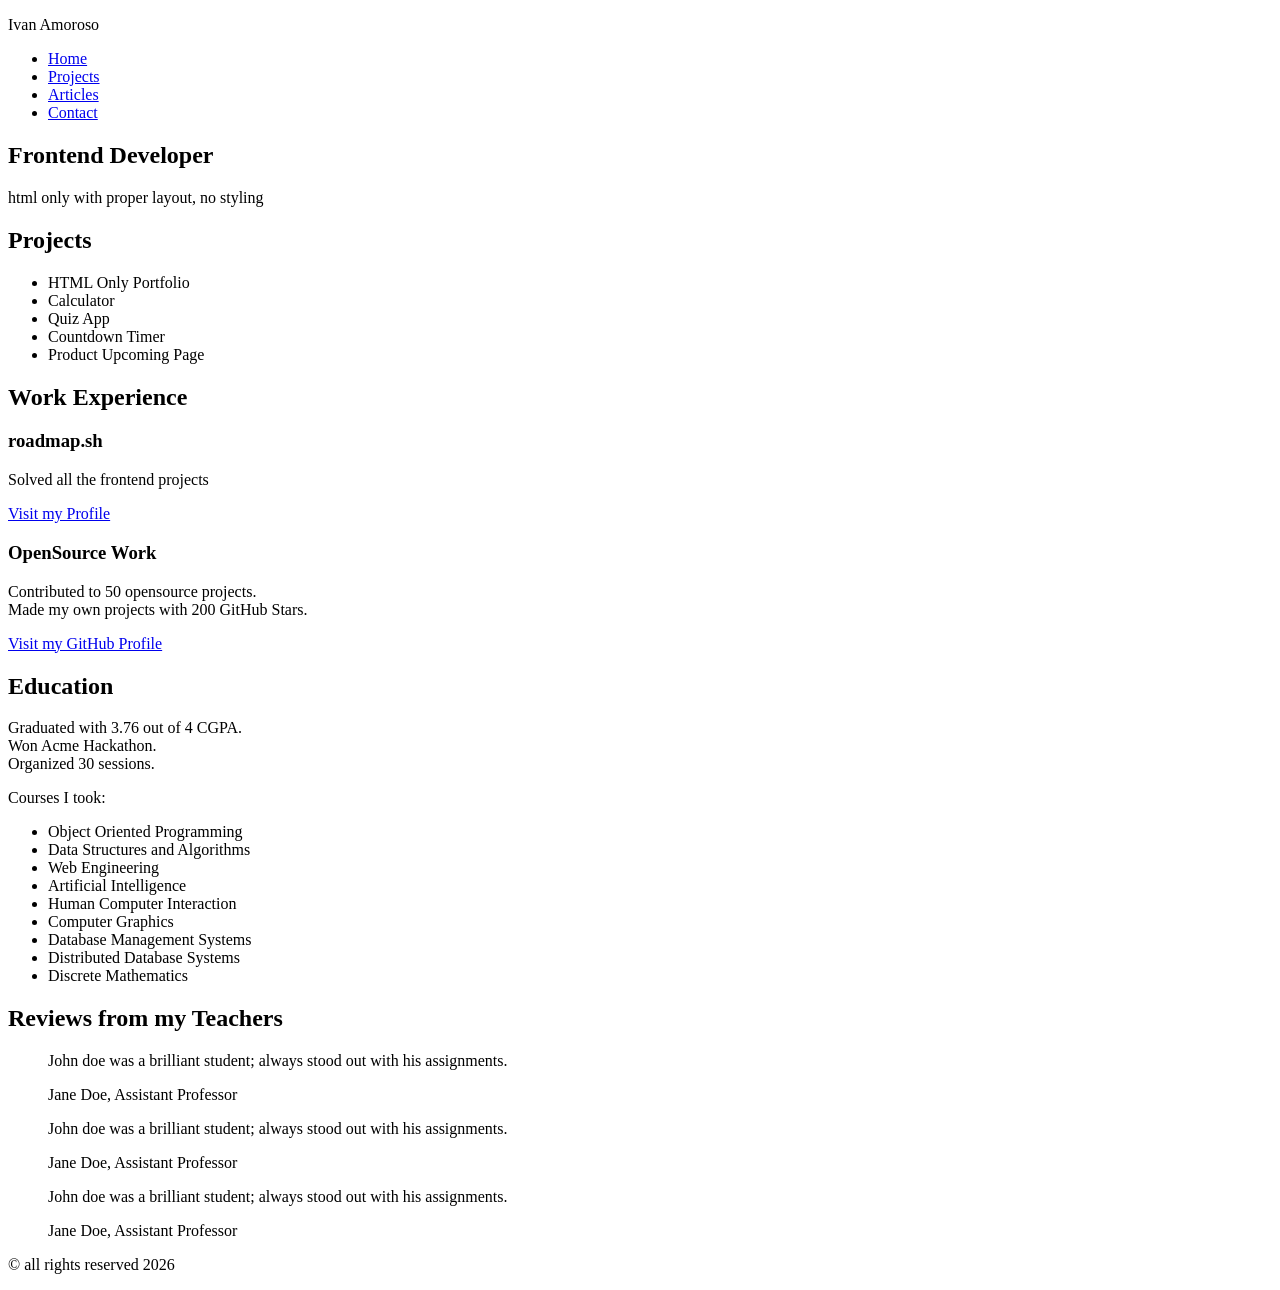
<file: frontend/basic-html-website/index.html>
<!DOCTYPE html>
<html lang="en">
<head>
  <meta charset="UTF-8">
  <meta name="viewport" content="width=device-width, initial-scale=1.0">
  <!-- SEO Meta Tags -->
  <meta name="author" content="Ivan Amoroso">
  <meta name="description" content="A basic HTML website template for beginners.">
  <meta name="keywords" content="HTML, website, template, beginners">
  <title>Basic HTML Website</title>
</head>
<body>
  <!-- Navigation -->
  <header>
    <p>Ivan Amoroso</p>
    <nav>
      <ul>
        <li><a href="#home-section">Home</a></li>
        <li><a href="./projects.html">Projects</a></li>
        <li><a href="./articles.html">Articles</a></li>
        <li><a href="./contact.html">Contact</a></li>
      </ul>
  </nav>
  </header>
  
  <main>
    <section id="home-section">
      <h1>Frontend Developer</h1>
      <p>html only with proper layout, no styling</p>
    </section>

    <section id="projects-section">
      <h2>Projects</h2>
      <ul>
        <li>HTML Only Portfolio</li>
        <li>Calculator</li>
        <li>Quiz App</li>
        <li>Countdown Timer</li>
        <li>Product Upcoming Page</li>
      </ul>
    </section>

    <Section id="work-experience-section">
      <h2>Work Experience</h2>
      <article>
        <h3>roadmap.sh</h3>
        <p>Solved all the frontend projects</p>
        <p><a href="./projects.html">Visit my Profile</a></p>
      </article>
      <article>
        <h3>OpenSource Work</h3>
        <p>Contributed to 50 opensource projects. <br>
        Made my own projects with 200 GitHub Stars.</p>
        <p><a href="https://github.com/ivxnkxrl" target="_blank">Visit my GitHub Profile</a></p>
      </article>
    </Section>

    <section id="education-section">
      <h2>Education</h2>
      <article>
        <p>Graduated with 3.76 out of 4 CGPA. <br>
          Won Acme Hackathon. <br>
          Organized 30 sessions.
        </p>
        <p>Courses I took:</p>
        <ul>
          <li>Object Oriented Programming</li>
          <li>Data Structures and Algorithms</li>
          <li>Web Engineering</li>
          <li>Artificial Intelligence</li>
          <li>Human Computer Interaction</li>
          <li>Computer Graphics</li>
          <li>Database Management Systems</li>
          <li>Distributed Database Systems</li>
          <li>Discrete Mathematics</li>
        </ul>
      </article>
    </section>

    <section id="reviews-section">
      <h2>Reviews from my Teachers</h2>
      <blockquote>
        <p>John doe was a brilliant student; always stood out with his assignments.</p>
        <footer>Jane Doe, Assistant Professor</footer>
      </blockquote>
      <blockquote>
        <p>John doe was a brilliant student; always stood out with his assignments.</p>
        <footer>Jane Doe, Assistant Professor</footer>
      </blockquote>
      <blockquote>
        <p>John doe was a brilliant student; always stood out with his assignments.</p>
        <footer>Jane Doe, Assistant Professor</footer>
      </blockquote>
    </section>
  </main>

  <footer>
    <p>&copy; all rights reserved 2026</p>
  </footer>
</body>
</html>
</file>
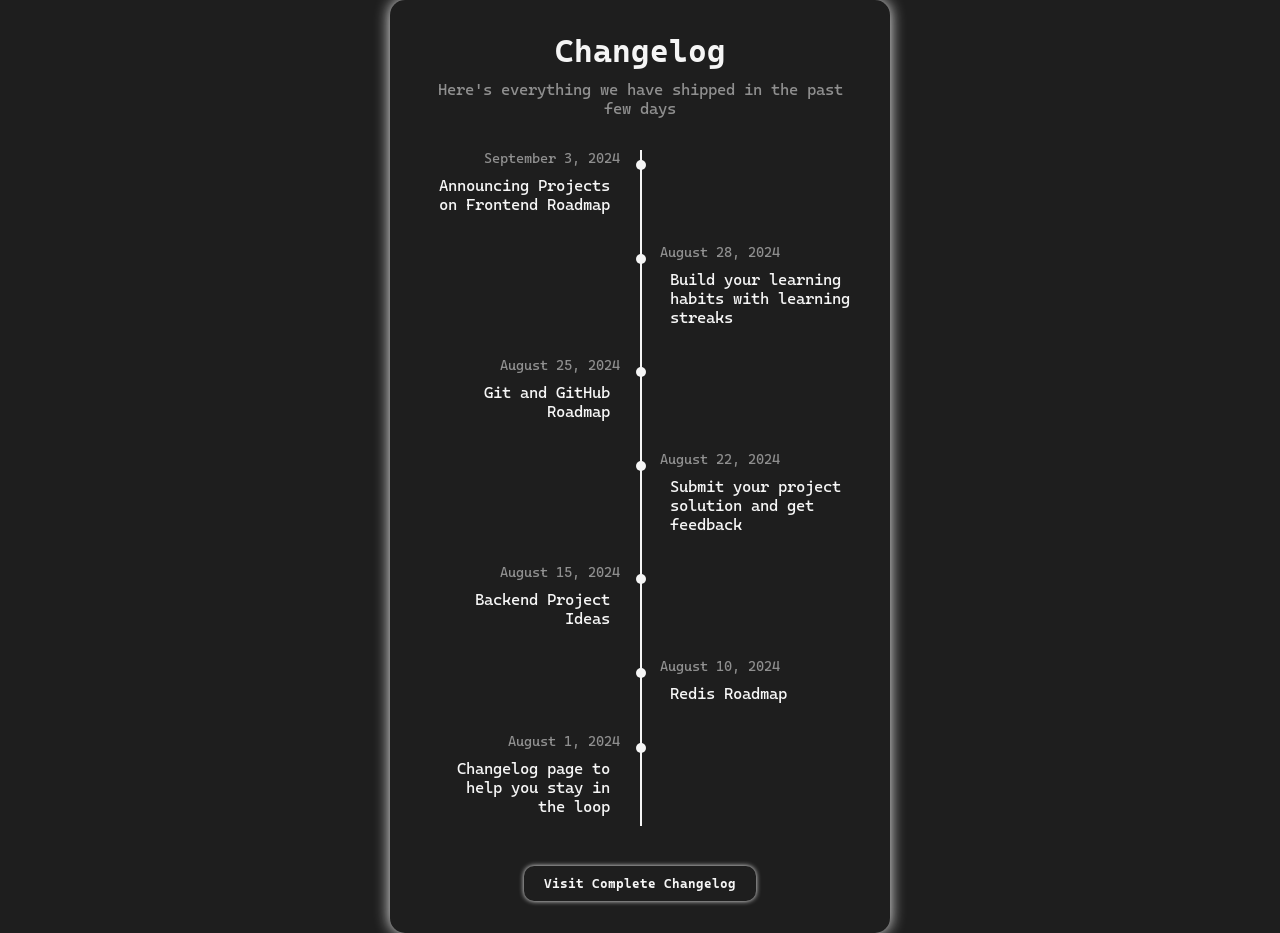
<file: frontend/changelog-component/index.html>
<!DOCTYPE html>
<html lang="en">
<head>
  <meta charset="UTF-8">
  <meta name="viewport" content="width=device-width, initial-scale=1.0">
  <meta name="author" content="Ivan Amoroso">
  <meta name="description" content="A basic Changelog website made by HTML and CSS">
  <meta name="keywords" content="HTML, CSS, website, beginners">
  <link rel="preconnect" href="https://fonts.googleapis.com">
  <link rel="preconnect" href="https://fonts.gstatic.com" crossorigin>
  <link href="https://fonts.googleapis.com/css2?family=Cascadia+Code:ital,wght@0,200..700;1,200..700&display=swap" rel="stylesheet">
  <link rel="stylesheet" href="./styles.css">
  <title>Changelog Component</title>
</head>
<body>
  <div class="changelog-wrapper">
    <h1 class="main-header">Changelog</h1>
    <p class="sub-header">Here's everything we have shipped in the past few days</p>

    <div class="timeline-wrapper">
      <div class="timeline-item">
        <p class="timeline-date">September 3, 2024</p>
        <p class="timeline-content">Announcing Projects on Frontend Roadmap</p>
      </div>
      <div class="timeline-item">
        <p class="timeline-date">August 28, 2024</p>
        <p class="timeline-content">Build your learning habits with learning streaks</p>
      </div>
      <div class="timeline-item">
        <p class="timeline-date">August 25, 2024</p>
        <p class="timeline-content">Git and GitHub Roadmap</p>
      </div>
      <div class="timeline-item">
        <p class="timeline-date">August 22, 2024</p>
        <p class="timeline-content">Submit your project solution and get feedback</p>
      </div>
      <div class="timeline-item">
        <p class="timeline-date">August 15, 2024</p>
        <p class="timeline-content">Backend Project Ideas</p>
      </div>
      <div class="timeline-item">
        <p class="timeline-date">August 10, 2024</p>
        <p class="timeline-content">Redis Roadmap</p>
      </div>
      <div class="timeline-item">
        <p class="timeline-date">August 1, 2024</p>
        <p class="timeline-content">Changelog page to help you stay in the loop</p>
      </div>
    </div>

    <button class="view-btn">Visit Complete Changelog</button>
  </div>
</body>
</html>
</file>
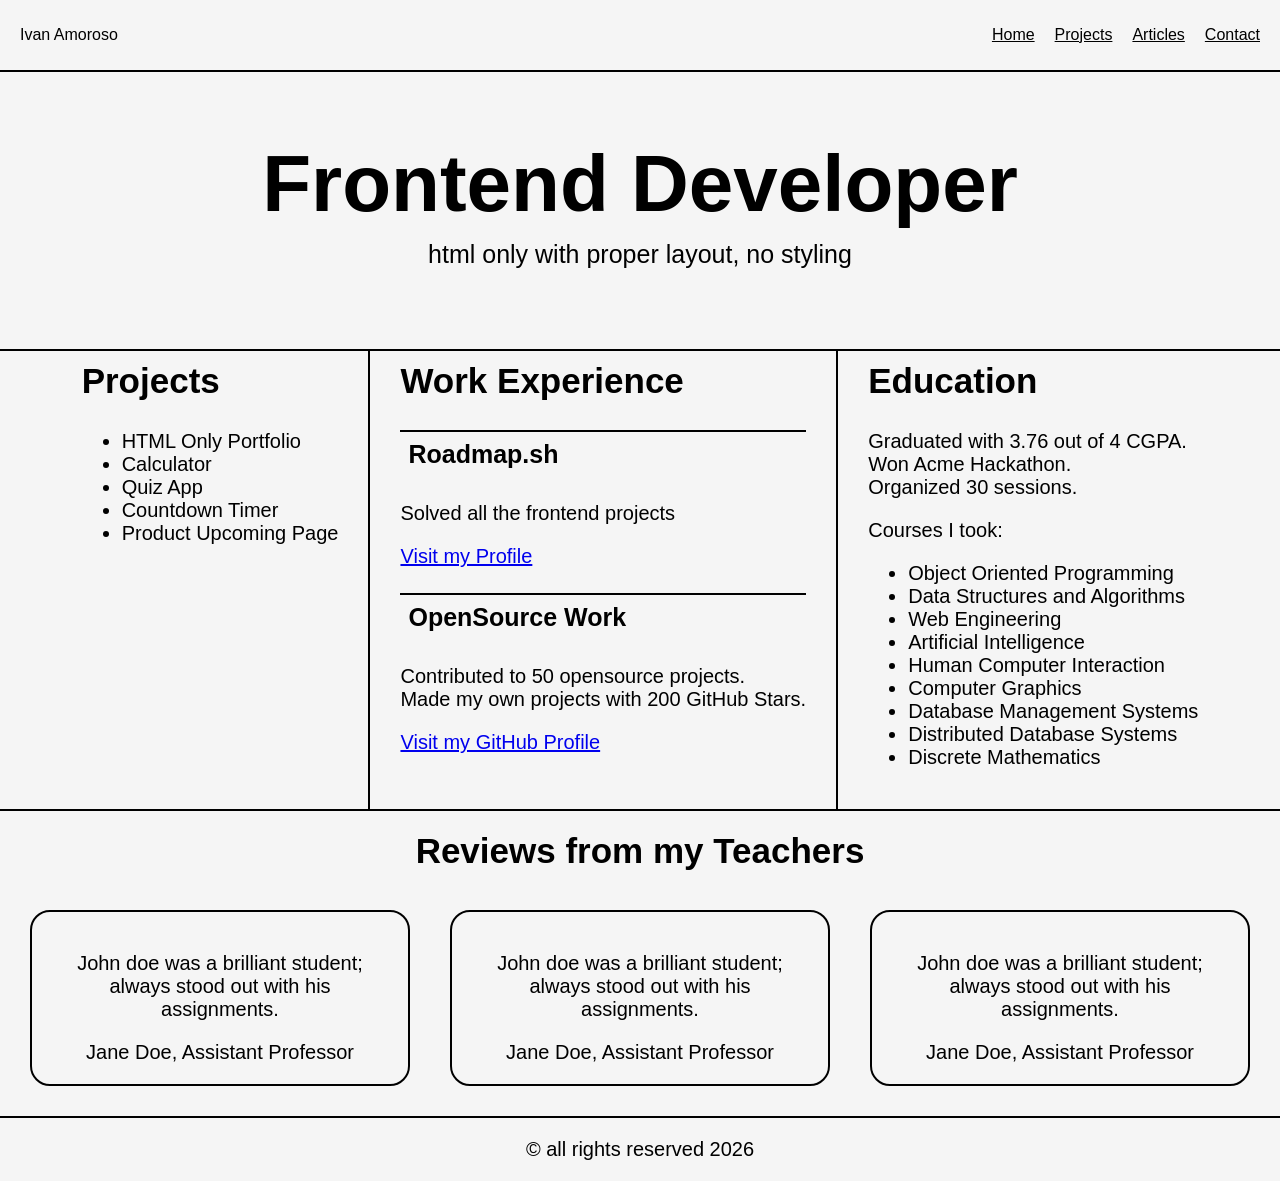
<file: frontend/personal-portfolio/index.html>
<!DOCTYPE html>
<html lang="en">
<head>
  <meta charset="UTF-8">
  <meta name="viewport" content="width=device-width, initial-scale=1.0">
  <!-- SEO Meta Tags -->
  <meta name="author" content="Ivan Amoroso">
  <meta name="description" content="A basic HTML website template for beginners.">
  <meta name="keywords" content="HTML, website, template, beginners">
  <link rel="stylesheet" href="./css/styles.css">
  <title>Basic HTML Website</title>
</head>
<body>
  <!-- Navigation -->
  <header class="site-header">
    <p>Ivan Amoroso</p>
    <nav aria-label="Main Navigation">
      <a class="nav-link" href="#home-section">Home</a>
      <a class="nav-link" href="./projects.html">Projects</a>
      <a class="nav-link" href="./articles.html">Articles</a>
      <a class="nav-link" href="./contact.html">Contact</a>
    </nav>
  </header>
  
  <main>
    <section id="home-section">
      <h1 id="main-header">Frontend Developer</h1>
      <p id="header-description">html only with proper layout, no styling</p>
    </section>

    <div class="section-wrapper">
      <section id="projects-section">
        <h2 class="section-header">Projects</h2>
        <ul class="project-list">
          <li>HTML Only Portfolio</li>
          <li>Calculator</li>
          <li>Quiz App</li>
          <li>Countdown Timer</li>
          <li>Product Upcoming Page</li>
        </ul>
      </section>

      <div>
        <Section id="work-experience-section">
          <h2 class="section-header">Work Experience</h2>
          <article>
            <h3 class="section-subheader">Roadmap.sh</h3>
            <p>Solved all the frontend projects</p>
            <p><a href="./projects.html">Visit my Profile</a></p>
          </article>

          <article>
            <h3 class="section-subheader">OpenSource Work</h3>
            <p>Contributed to 50 opensource projects. <br>
            Made my own projects with 200 GitHub Stars.</p>
            <p><a href="https://github.com/ivxnkxrl" target="_blank">Visit my GitHub Profile</a></p>
          </article>
        </Section>
      </div>

      <section id="education-section">
        <h2 class="section-header">Education</h2>
        <article>
          <p>Graduated with 3.76 out of 4 CGPA. <br>
            Won Acme Hackathon. <br>
            Organized 30 sessions.
          </p>
          <p>Courses I took:</p>
          <ul>
            <li>Object Oriented Programming</li>
            <li>Data Structures and Algorithms</li>
            <li>Web Engineering</li>
            <li>Artificial Intelligence</li>
            <li>Human Computer Interaction</li>
            <li>Computer Graphics</li>
            <li>Database Management Systems</li>
            <li>Distributed Database Systems</li>
            <li>Discrete Mathematics</li>
          </ul>
        </article>
      </section>
    </div>

    <section id="reviews-section">
      <h2 class="section-header">Reviews from my Teachers</h2>
      <div class="review-wrapper">
        <blockquote>
          <p>John doe was a brilliant student; <br> always stood out with his assignments.</p>
          <footer>Jane Doe, Assistant Professor</footer>
        </blockquote>
        <blockquote>
          <p>John doe was a brilliant student; <br> always stood out with his assignments.</p>
          <footer>Jane Doe, Assistant Professor</footer>
        </blockquote>
        <blockquote>
          <p>John doe was a brilliant student; <br> always stood out with his assignments.</p>
          <footer>Jane Doe, Assistant Professor</footer>
        </blockquote>
      </div>
      
    </section>
  </main>

  <footer id="footer-section">
    <p>&copy; all rights reserved 2026</p>
  </footer>
</body>
</html>
</file>
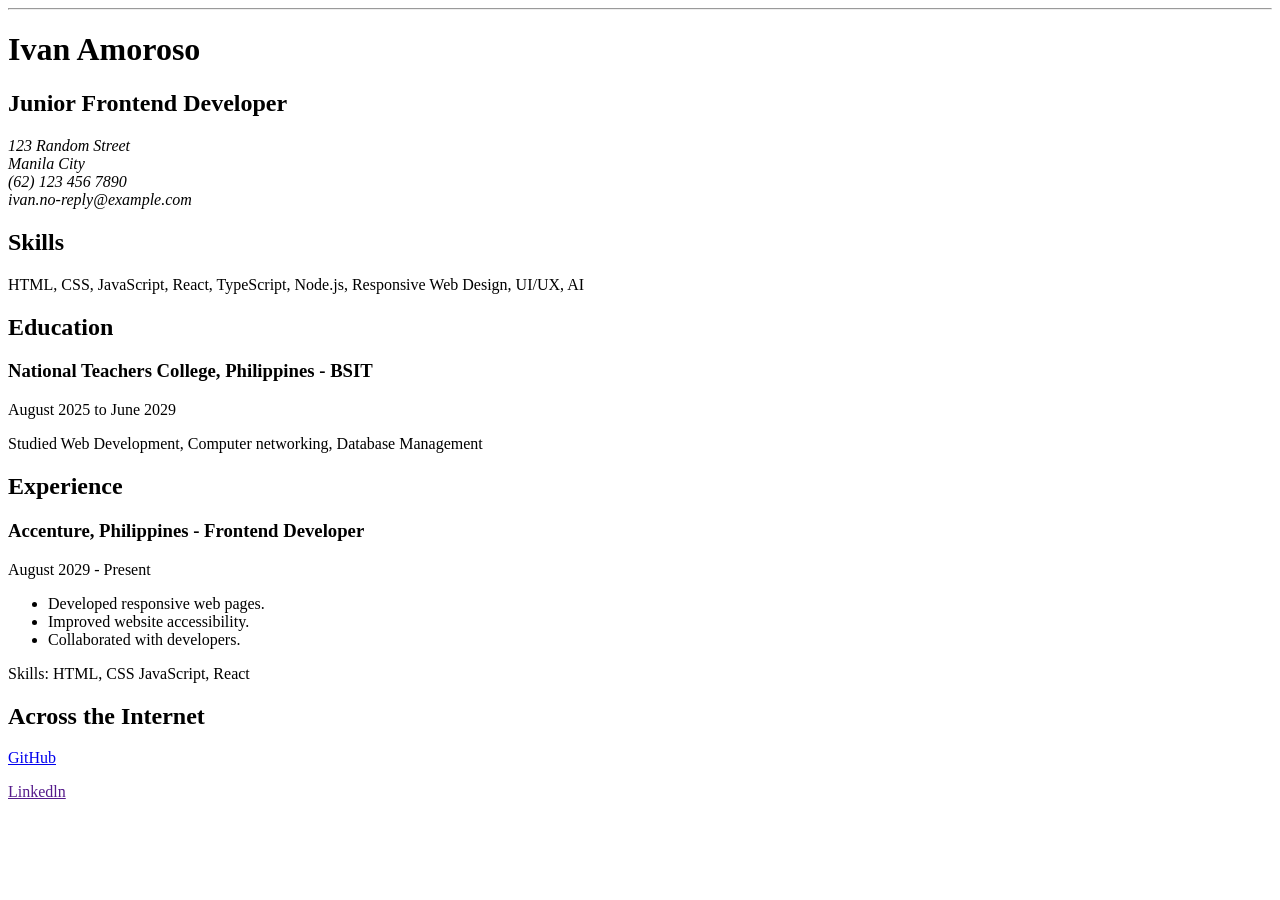
<file: frontend/single-page-cv/index.html>
<!DOCTYPE html>
<html lang="en">
<head>
  <meta charset="UTF-8">
  <meta name="viewport" content="width=device-width, initial-scale=1.0">
  <!-- SEO Meta Tags -->
  <meta name="author" content="Ivan Amoroso">
  <meta name="description" content="Explore to Ivan's CV, including skills, technical experience, education">
  <!-- Open Graph Tags -->
  <meta name="og:title" content="Ivan Amoroso | Aspiring Developer">
  <meta name="og:description" content="View my CV, skills, technical experience, education">
  <meta name="og:type" content="profile">
  <link rel=icon" href="favicon.ico">
  <title>Ivan Amoroso | Aspiring Developer</title>
</head>
<body>
  <header>
    <hr>
    <h1>Ivan Amoroso</h1>
    <h2>Junior Frontend Developer</h2>
    <div class="contact-info">
      <address>
        123 Random Street <br>
        Manila City <br>
        (62) 123 456 7890 <br>
        ivan.no-reply@example.com
      </address>
    </div>
    
    <main>
      <section class="skills-section">
        <h2 class="section-title">Skills</h2>
        <P>HTML, CSS, JavaScript, React, TypeScript, Node.js, Responsive Web Design, UI/UX, AI</P>
      </section>

      <section class="education-section">
        <h2 class="section-title">Education</h2>
        <h3>National Teachers College, Philippines - BSIT</h3>
        <p>August 2025 to June 2029</p>
        <p>Studied Web Development, Computer networking, Database Management</p>
      </section>

      <section class="experience-section">
        <h2 class="section-title">Experience</h2>
        <h3>Accenture, Philippines - Frontend Developer</h3>
        <p>August 2029 - Present</p>
        <ul>
          <li>Developed responsive web pages.</li>
          <li>Improved website accessibility.</li>
          <li>Collaborated with developers.</li>
        </ul>
        <p>Skills: HTML, CSS JavaScript, React</p>
      </section>

      <section class="internet-section">
        <h2 class="section-title">Across the Internet</h2>
        <p><a href="https://github.com/ivxnkxrl">GitHub</a></p>
        <!-- No linkedln account yet -->
        <p><a href="">Linkedln</a></p>
      </section>
    </main>
  </header>
</body>
</html>
</file>
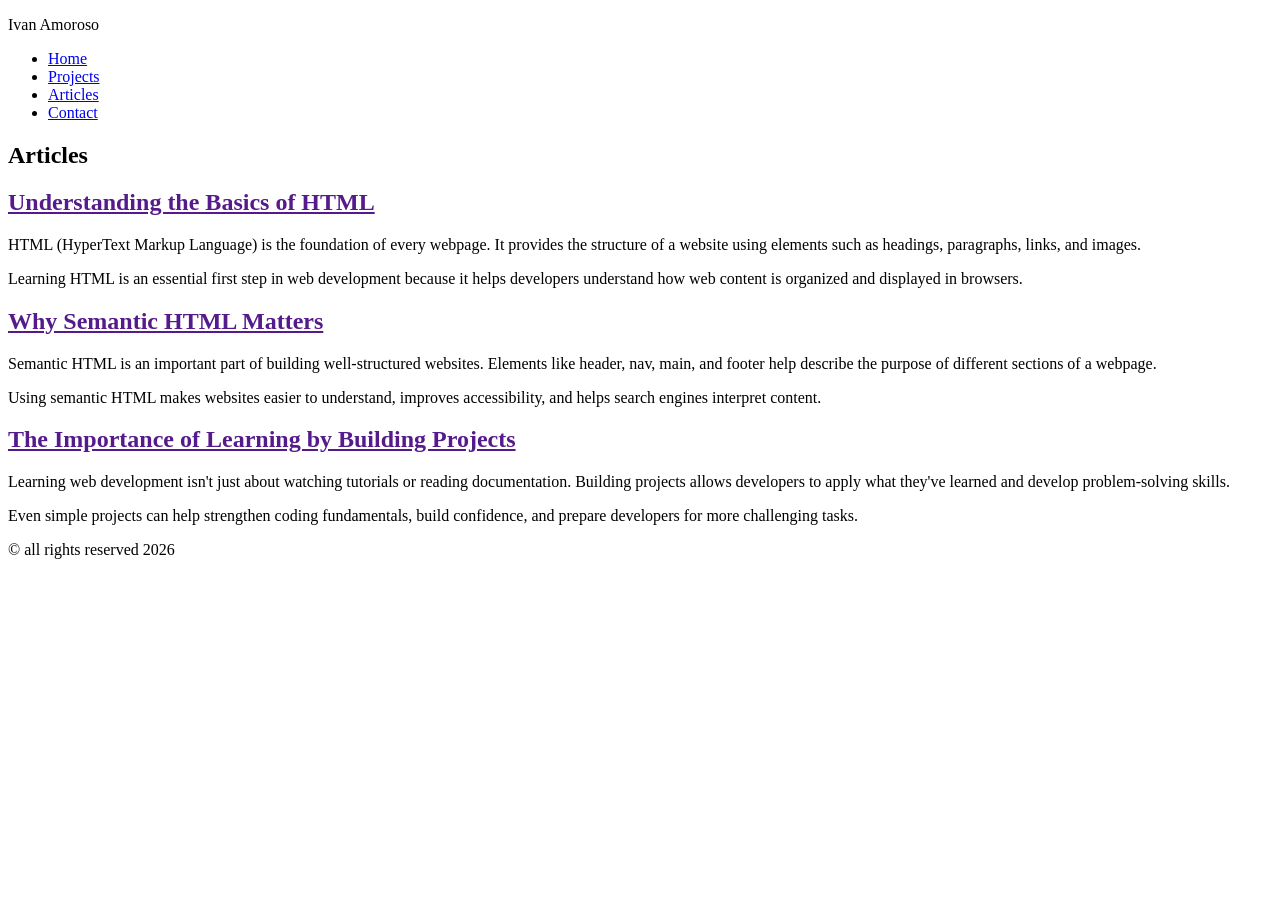
<file: frontend/basic-html-website/articles.html>
<!DOCTYPE html>
<html lang="en">
<head>
  <meta charset="UTF-8">
  <meta name="viewport" content="width=device-width, initial-scale=1.0">
  <!-- SEO Meta Tags -->
  <meta name="author" content="Ivan Amoroso">
  <meta name="description" content="Articles section for basic HTML website.">
  <meta name="keywords" content="HTML, website, template, beginners">
  <title>Articles | Basic HTML Website</title>
</head>
<body>
  <!-- Navigation -->
  <header>
    <p>Ivan Amoroso</p>
    <nav>
      <ul>
        <li><a href="./index.html">Home</a></li>
        <li><a href="./projects.html">Projects</a></li>
        <li><a href="#articles-section">Articles</a></li>
        <li><a href="./contact.html">Contact</a></li>
      </ul>
    </nav>
  </header>

  <main>
    <section id="articles-section">
      <h1>Articles</h1>
      <article>
        <h2><a href="">Understanding the Basics of HTML</a></h2>
        <p>HTML (HyperText Markup Language) is the foundation of every webpage. It provides the structure of a website using elements such as headings, paragraphs, links, and images.</p>
        <p>Learning HTML is an essential first step in web development because it helps developers understand how web content is organized and displayed in browsers.</p>
      </article>
      <article>
        <h2><a href="">Why Semantic HTML Matters</a></h2>
        <p>Semantic HTML is an important part of building well-structured websites. Elements like header, nav, main, and footer help describe the purpose of different sections of a webpage.</p>
        <p>Using semantic HTML makes websites easier to understand, improves accessibility, and helps search engines interpret content.</p>
      </article>
      <article>
        <h2><a href="">The Importance of Learning by Building Projects</a></h2>
        <p>Learning web development isn't just about watching tutorials or reading documentation. Building projects allows developers to apply what they've learned and develop problem-solving skills.</p>
        <p>Even simple projects can help strengthen coding fundamentals, build confidence, and prepare developers for more challenging tasks.</p>
      </article>
    </section>
  </main>

  <footer>
    <p>&copy; all rights reserved 2026</p>
  </footer>
</body>
</html>
</file>
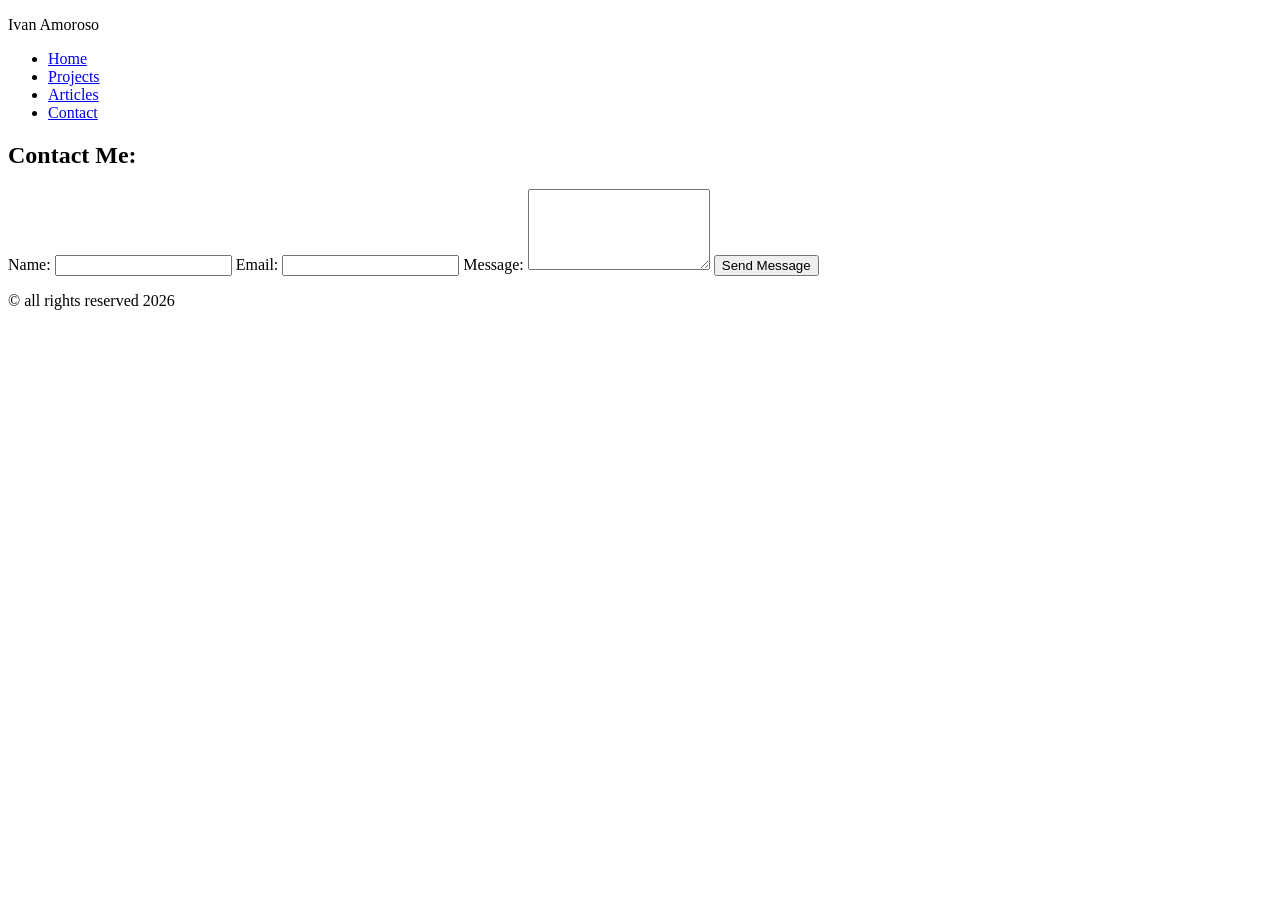
<file: frontend/basic-html-website/contact.html>
<!DOCTYPE html>
<html lang="en">
<head>
  <meta charset="UTF-8">
  <meta name="viewport" content="width=device-width, initial-scale=1.0">
  <!-- SEO Meta Tags -->
  <meta name="author" content="Ivan Amoroso">
  <meta name="description" content="Contact section for basic HTML website.">
  <meta name="keywords" content="HTML, website, template, beginners">
  <title>Contact | Basic HTML Website</title>
</head>
<body>
  <!-- Navigation -->
  <header>
    <p>Ivan Amoroso</p>
    <nav>
      <ul>
        <li><a href="./index.html">Home</a></li>
        <li><a href="./projects.html">Projects</a></li>
        <li><a href="./articles.html">Articles</a></li>
        <li><a href="#contact-section">Contact</a></li>
      </ul>
    </nav>
  </header>

  <main>
    <section id="contact-section">
      <h1>Contact Me:</h1>
      <form action="" method="POST">
        <label for="name">Name:</label>
        <input type="text" id="name" name="name" required>

        <label for="email">Email:</label>
        <input type="email" id="email" name="email" required>

        <label for="message">Message:</label>
        <textarea id="message" name="message" rows="5" required></textarea>

        <button type="submit" id="send-btn">Send Message</button>
      </form>
    </section>
  </main>

  <footer>
    <p>&copy; all rights reserved 2026</p>
  </footer>
</body>
</html>
</file>
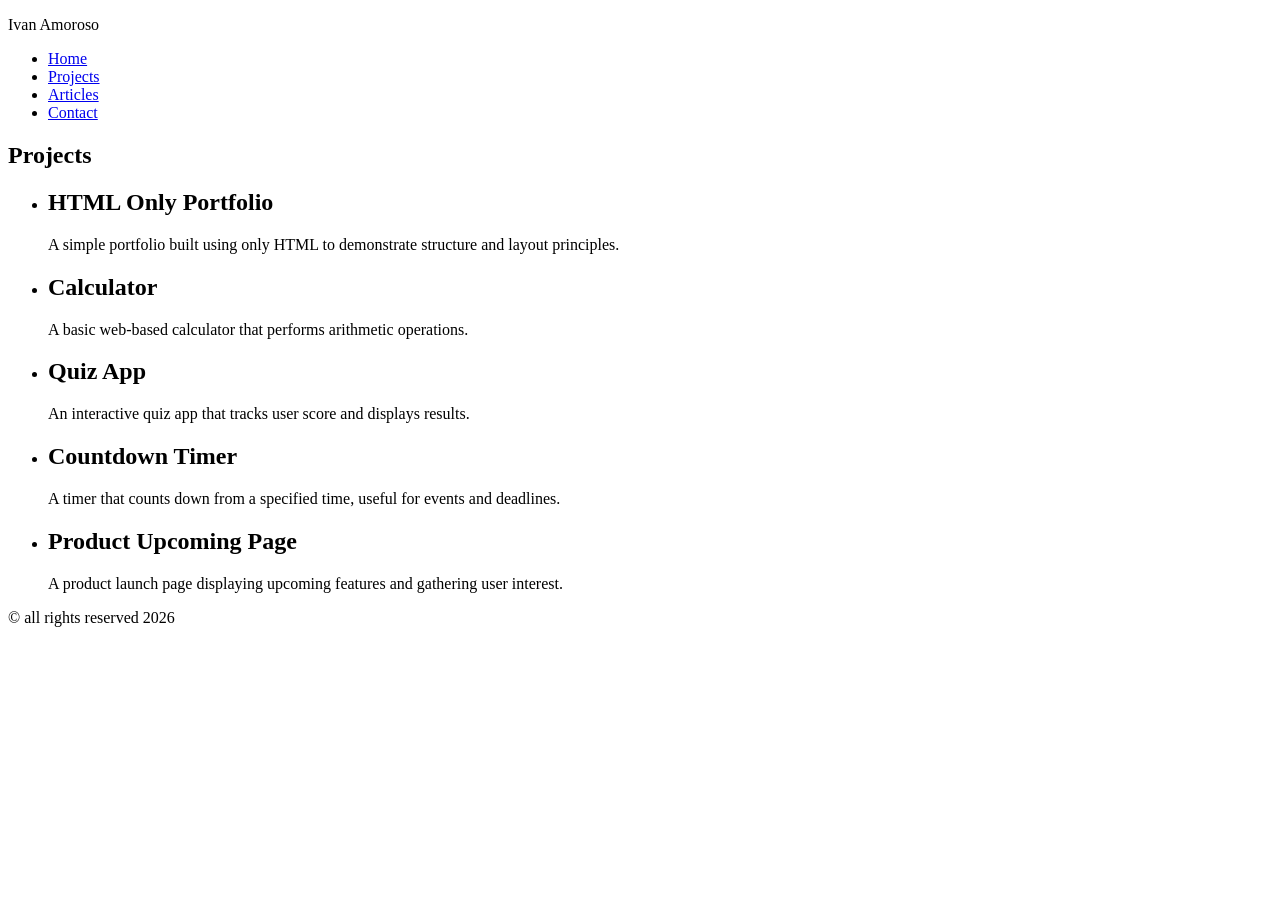
<file: frontend/basic-html-website/projects.html>
<!DOCTYPE html>
<html lang="en">
<head>
  <meta charset="UTF-8">
  <meta name="viewport" content="width=device-width, initial-scale=1.0">
  <!-- SEO Meta Tags -->
  <meta name="author" content="Ivan Amoroso">
  <meta name="description" content="Project sections for basic HTML website.">
  <meta name="keywords" content="HTML, website, template, beginners">
  <title>Projects | Basic HTML Website</title>
</head>
<body>
  <!-- Navigation -->
  <header>
    <p>Ivan Amoroso</p>
    <nav>
      <ul>
        <li><a href="./index.html">Home</a></li>
        <li><a href="#projects-section">Projects</a></li>
        <li><a href="./articles.html">Articles</a></li>
        <li><a href="./contact.html">Contact</a></li>
      </ul>
  </nav>
  </header>

  <main>
    <section id="projects-section">
      <h1>Projects</h1>
      <ul>
        <li>
          <h2>HTML Only Portfolio</h2>
          <p>A simple portfolio built using only HTML to demonstrate structure and layout principles.</p>
        </li>
        <li>
          <h2>Calculator</h2>
          <p>A basic web-based calculator that performs arithmetic operations.</p>
        </li>
        <li>
          <h2>Quiz App</h2>
          <p>An interactive quiz app that tracks user score and displays results.</p>
        </li>
        <li>
          <h2>Countdown Timer</h2>
          <p>A timer that counts down from a specified time, useful for events and deadlines.</p>
        </li>
        <li>
          <h2>Product Upcoming Page</h2>
          <p>A product launch page displaying upcoming features and gathering user interest.</p>
        </li>
      </ul>
    </section>
  </main>

  <footer>
    <p>&copy; all rights reserved 2026</p>
  </footer>
</body>
</html>
</file>
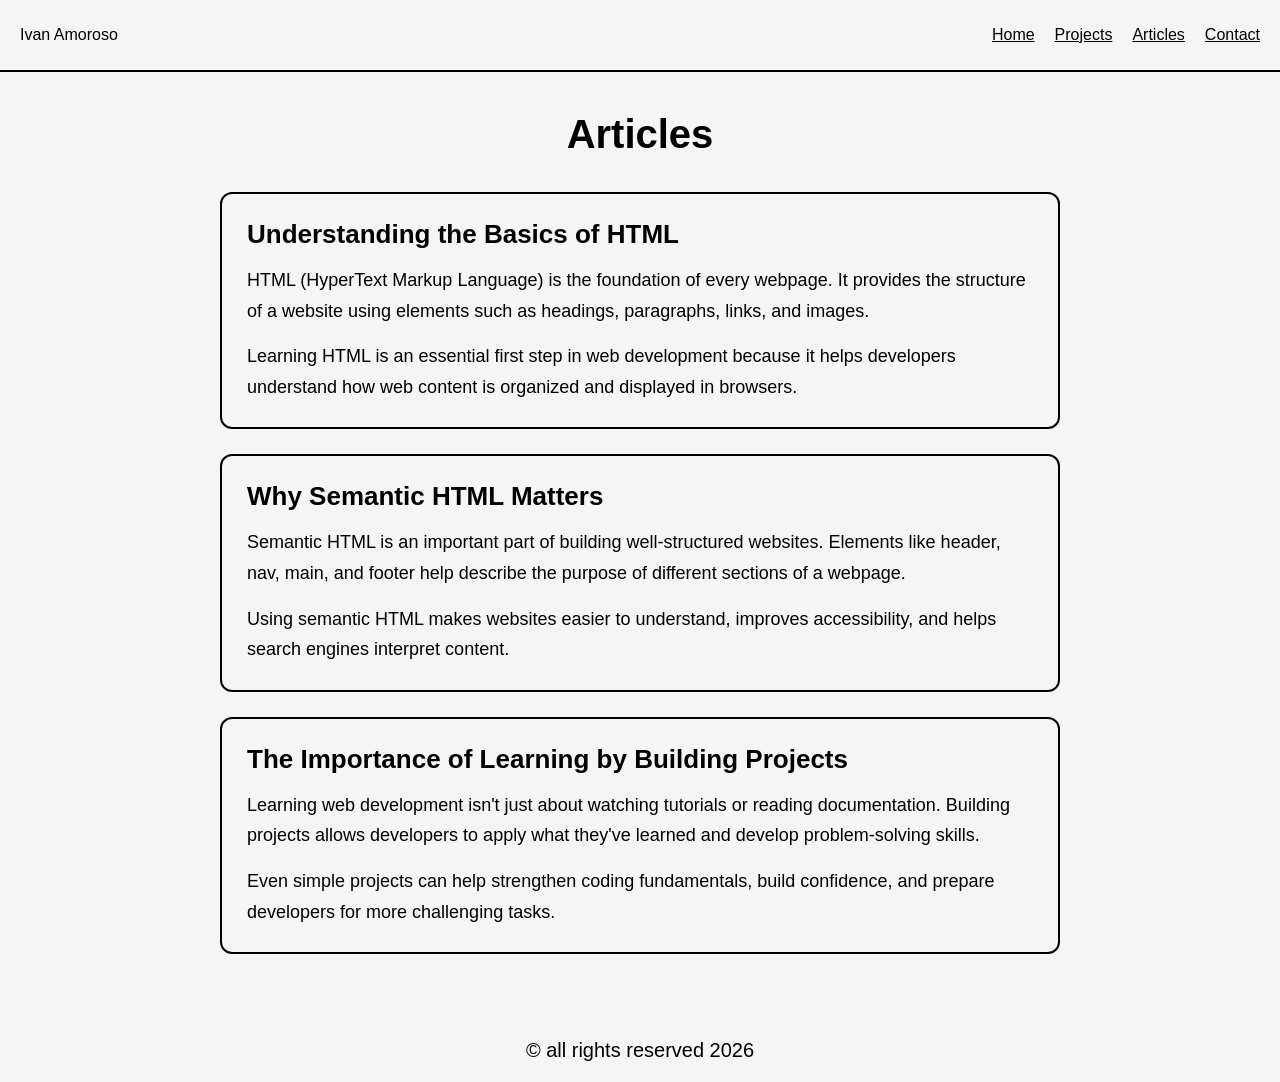
<file: frontend/personal-portfolio/articles.html>
<!DOCTYPE html>
<html lang="en">
<head>
  <meta charset="UTF-8">
  <meta name="viewport" content="width=device-width, initial-scale=1.0">
  <!-- SEO Meta Tags -->
  <meta name="author" content="Ivan Amoroso">
  <meta name="description" content="Articles section for basic HTML website.">
  <meta name="keywords" content="HTML, website, template, beginners">
  <link rel="stylesheet" href="./css/styles.css">
  <title>Articles | Basic HTML Website</title>
</head>
<body>
  <!-- Navigation -->
  <header class="site-header">
    <p>Ivan Amoroso</p>
    <nav aria-label="Main Navigation">
      <a class="nav-link" href="./index.html">Home</a>
      <a class="nav-link" href="./projects.html">Projects</a>
      <a class="nav-link" href="#articles-section">Articles</a>
      <a class="nav-link" href="./contact.html">Contact</a>
    </nav>
  </header>

  <main>
    <section id="articles-section">
      <h1>Articles</h1>
      <article>
        <h2><a href="">Understanding the Basics of HTML</a></h2>
        <p>HTML (HyperText Markup Language) is the foundation of every webpage. It provides the structure of a website using elements such as headings, paragraphs, links, and images.</p>
        <p>Learning HTML is an essential first step in web development because it helps developers understand how web content is organized and displayed in browsers.</p>
      </article>
      <article>
        <h2><a href="">Why Semantic HTML Matters</a></h2>
        <p>Semantic HTML is an important part of building well-structured websites. Elements like header, nav, main, and footer help describe the purpose of different sections of a webpage.</p>
        <p>Using semantic HTML makes websites easier to understand, improves accessibility, and helps search engines interpret content.</p>
      </article>
      <article>
        <h2><a href="">The Importance of Learning by Building Projects</a></h2>
        <p>Learning web development isn't just about watching tutorials or reading documentation. Building projects allows developers to apply what they've learned and develop problem-solving skills.</p>
        <p>Even simple projects can help strengthen coding fundamentals, build confidence, and prepare developers for more challenging tasks.</p>
      </article>
    </section>
  </main>

  <footer id="footer-section">
    <p>&copy; all rights reserved 2026</p>
  </footer>
</body>
</html>
</file>
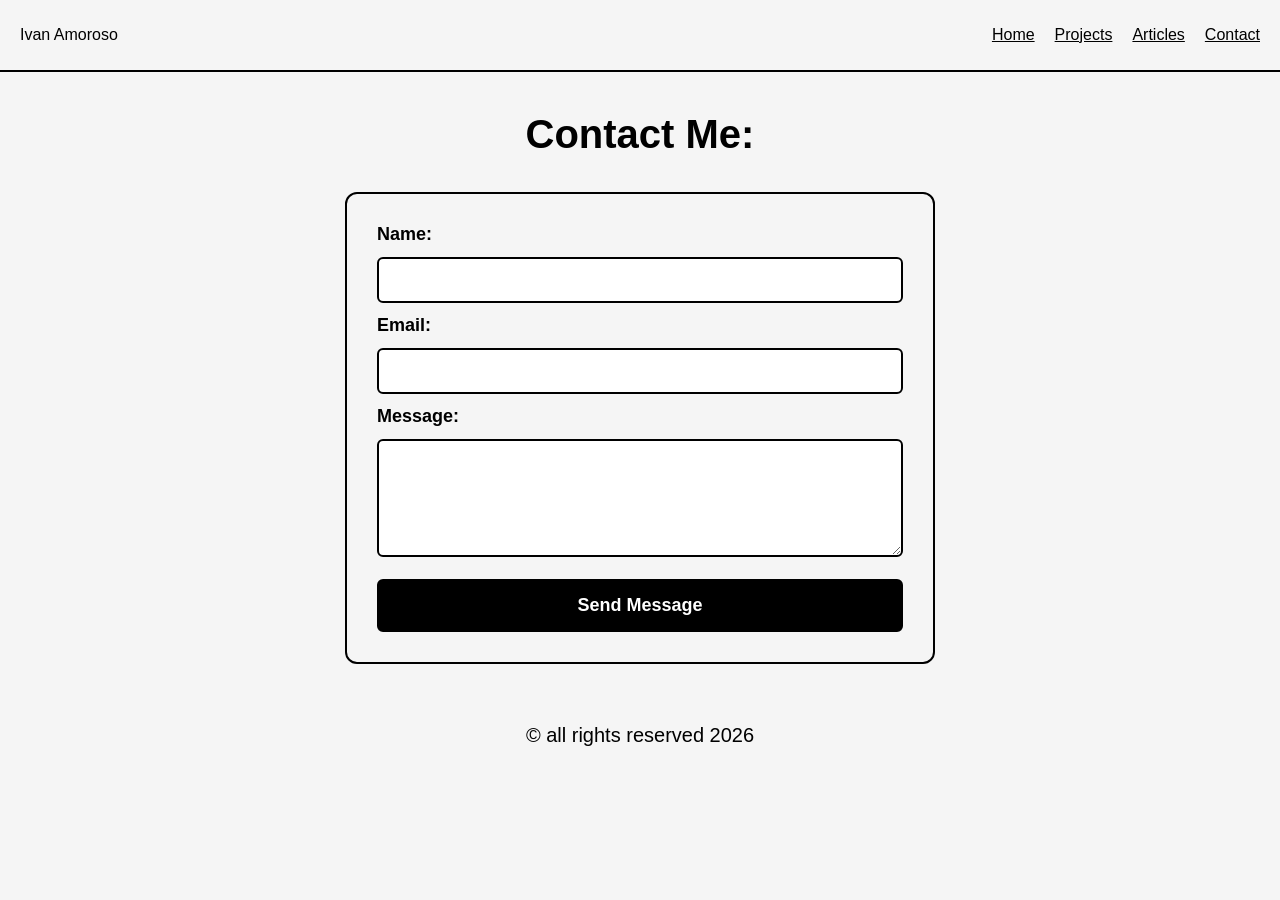
<file: frontend/personal-portfolio/contact.html>
<!DOCTYPE html>
<html lang="en">
<head>
  <meta charset="UTF-8">
  <meta name="viewport" content="width=device-width, initial-scale=1.0">
  <!-- SEO Meta Tags -->
  <meta name="author" content="Ivan Amoroso">
  <meta name="description" content="Contact section for basic HTML website.">
  <meta name="keywords" content="HTML, website, template, beginners">
  <link rel="stylesheet" href="./css/styles.css">
  <title>Contact | Basic HTML Website</title>
</head>
<body>
  <!-- Navigation -->
  <header class="site-header">
    <p>Ivan Amoroso</p>
    <nav aria-label="Main Navigation">
      <a class="nav-link" href="./index.html">Home</a>
      <a class="nav-link" href="./projects.html">Projects</a>
      <a class="nav-link" href="./articles.html">Articles</a>
      <a class="nav-link" href="#contact-section">Contact</a>
    </nav>
  </header>

  <main>
    <section id="contact-section">
      <h1>Contact Me:</h1>
      <form action="" method="POST">
        <label for="name">Name:</label>
        <input type="text" id="name" name="name" required>

        <label for="email">Email:</label>
        <input type="email" id="email" name="email" required>

        <label for="message">Message:</label>
        <textarea id="message" name="message" rows="5" required></textarea>

        <button type="submit" id="send-btn">Send Message</button>
      </form>
    </section>
  </main>

  <footer id="footer-section">
    <p>&copy; all rights reserved 2026</p>
  </footer>
</body>
</html>
</file>
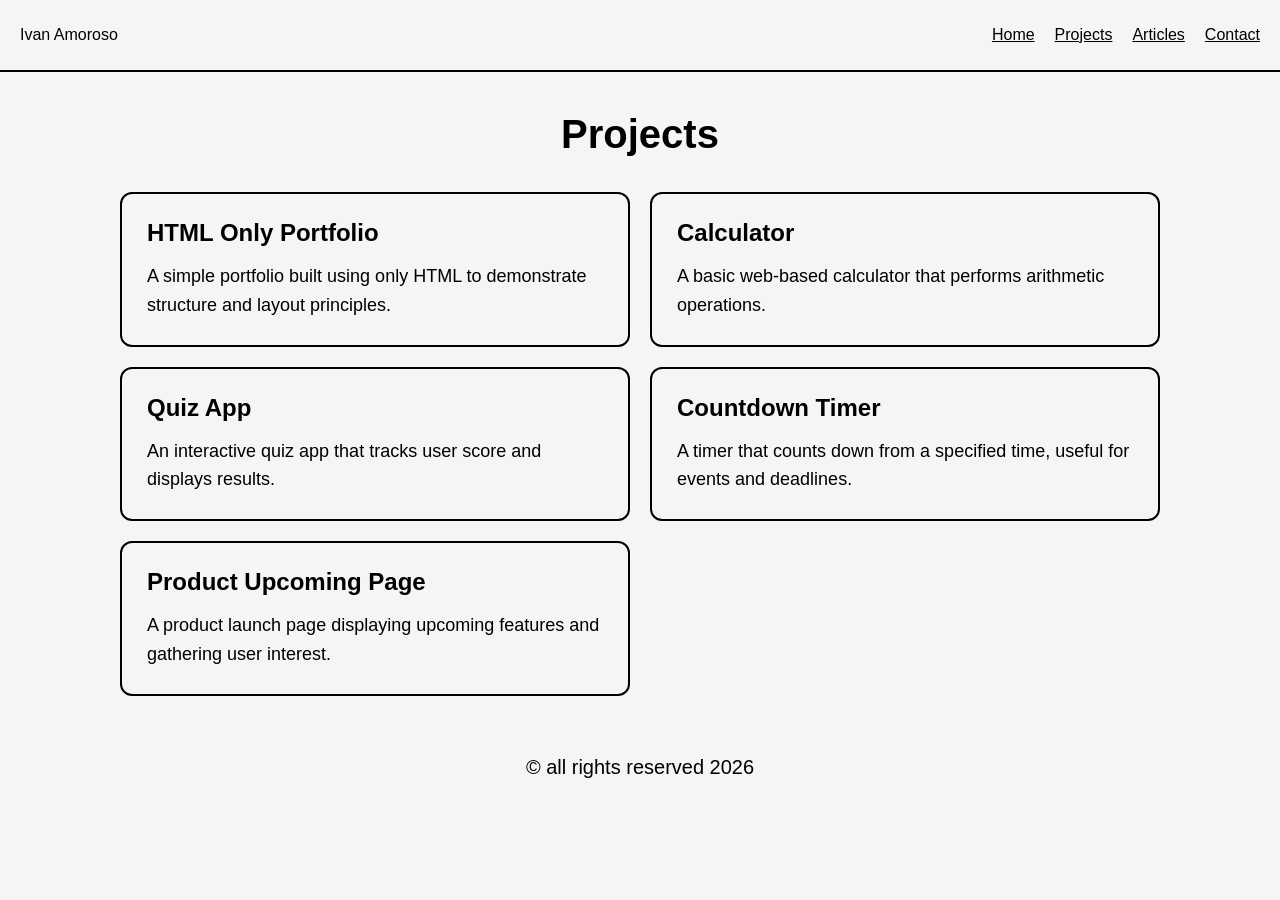
<file: frontend/personal-portfolio/projects.html>
<!DOCTYPE html>
<html lang="en">
<head>
  <meta charset="UTF-8">
  <meta name="viewport" content="width=device-width, initial-scale=1.0">
  <!-- SEO Meta Tags -->
  <meta name="author" content="Ivan Amoroso">
  <meta name="description" content="Project sections for basic HTML website.">
  <meta name="keywords" content="HTML, website, template, beginners">
  <link rel="stylesheet" href="./css/styles.css">
  <title>Projects | Basic HTML Website</title>
</head>
<body>
  <!-- Navigation -->
  <header class="site-header">
    <p>Ivan Amoroso</p>
    <nav aria-label="Main Navigation">
      <a class="nav-link" href="./index.html">Home</a>
      <a class="nav-link" href="#projects-page">Projects</a>
      <a class="nav-link" href="./articles.html">Articles</a>
      <a class="nav-link" href="./contact.html">Contact</a>
    </nav>
  </header>

  <main>
    <section id="projects-page">
      <h1>Projects</h1>
      <ul>
        <li>
          <h2>HTML Only Portfolio</h2>
          <p>A simple portfolio built using only HTML to demonstrate structure and layout principles.</p>
        </li>
        <li>
          <h2>Calculator</h2>
          <p>A basic web-based calculator that performs arithmetic operations.</p>
        </li>
        <li>
          <h2>Quiz App</h2>
          <p>An interactive quiz app that tracks user score and displays results.</p>
        </li>
        <li>
          <h2>Countdown Timer</h2>
          <p>A timer that counts down from a specified time, useful for events and deadlines.</p>
        </li>
        <li>
          <h2>Product Upcoming Page</h2>
          <p>A product launch page displaying upcoming features and gathering user interest.</p>
        </li>
      </ul>
    </section>
  </main>

  <footer id="footer-section">
    <p>&copy; all rights reserved 2026</p>
  </footer>
</body>
</html>
</file>
<file: frontend/changelog-component/styles.css>
:root {
  --background-color: #1E1E1E;
  --text-color: #F5F5F5;
  --text-accent-color: #8f8f8f;
}

* {
  margin: 0;
  padding: 0;
  box-sizing: border-box;
}

body {
  font-family: "Cascadia Code", sans-serif;
  display: flex;
  justify-content: center;
  align-items: center;
  min-height: 100vh;
  background-color: var(--background-color);
  color: var(--text-color);
}

.changelog-wrapper {
  box-shadow: 0 0 15px var(--text-color);
  border-radius: 15px;
  padding: 2rem;
  max-width: 500px;
  width: 100%;
  text-align: center;
}

.main-header {
  font-size: 2rem;
  margin-bottom: 10px;
}

.sub-header {
  color: var(--text-accent-color);
  font-size: 1rem;
  margin-bottom: 2rem;
}

.timeline-wrapper {
  position: relative;
  margin: 20px 0;
  padding: 0;
}

.timeline-wrapper::before {
  content: '';
  position: absolute;
  width: 2px;
  background-color: var(--text-color);
  top: 0;
  bottom: 0;
  left: 50%;
}

.timeline-item {
  margin-bottom: 20px;
  padding-right: 20px;
  position: relative;
  width: 50%;
  text-align: right;
}

.timeline-item .timeline-date {
  font-size: 0.9rem;
  color: var(--text-accent-color);
}

.timeline-item .timeline-content {
  font-size: 1rem;
  padding: 10px;
  display: inline-block;
}

.timeline-item:nth-child(even) {
  left: 50%;
  text-align: left;
  margin-left: 20px;
  padding-right: 0;
}

.timeline-item:nth-child(even) .timeline-content {
  margin-left: 0;
}

.timeline-item::before {
  content: '';
  position: absolute;
  width: 10px;
  height: 10px;
  right: -6px;
  background-color: var(--text-color);
  border-radius: 50%;
  top: 10px;
}

.timeline-item:nth-child(even)::before {
  left: -24px;
  right: auto;
}

.view-btn {
  display: inline-block;
  font-family: inherit;
  font-weight: bold;
  margin-top: 20px;
  color: var(--text-color);
  background-color: var(--background-color);
  border: none;
  padding: 10px 20px;
  border-radius: 10px;
  box-shadow: 0 0 5px var(--text-color);
  cursor: pointer;
  transition: all 0.2ms;
}

.view-btn:hover {
  background-color: var(--text-color);
  color: var(--background-color);
  box-shadow: 0 0 5px var(--text-accent-color);
}

.view-btn:active {
  opacity: 0.8;
}

@media (max-width: 600px) {
  .timeline-item {
    width: 100%;
    text-align: left;
    padding-left: 20px;
  }

  .timeline-item:nth-child(even) {
    left: 0;
    padding-left: 0;
  }

  .timeline-wrapper::before {
    left: 9px;
  }

  .timeline-item::before {
    left: 5px;
  }

  .timeline-item:nth-child(even)::before {
    left: -15px;
  }
}
</file>
<file: frontend/personal-portfolio/css/styles.css>
/* =========================
   Global Styles
   ========================= */

* {
  box-sizing: border-box;
}

body {
  background-color: whitesmoke;
  font-family: Arial, Helvetica, sans-serif;
  margin: 0;
}

/* =========================
   Header and Navigation
   ========================= */

.site-header {
  display: flex;
  justify-content: space-between;
  align-items: center;
  gap: 20px;
  position: sticky;
  top: 0;
  z-index: 1000;
  background-color: whitesmoke;
  border-bottom: 2px solid black;
  padding: 10px 20px;
}

nav {
  display: flex;
  gap: 20px;
}

.nav-link {
  color: black;
}

/* =========================
   Home Page
   ========================= */

#home-section {
  border-bottom: 2px solid black;
  text-align: center;
}

#main-header {
  font-size: 80px;
  margin-bottom: 10px;
}

#header-description {
  font-size: 25px;
  margin: 0 auto 80px;
}

/* Home Page Sections */

.section-wrapper {
  display: flex;
  justify-content: center;
  border-bottom: 2px solid black;
}

.section-header {
  font-size: 35px;
  margin-top: 0;
  padding-top: 10px;
}

.section-subheader {
  font-size: 25px;
  border-top: 2px solid black;
  padding: 8px;
}

/* Home - Projects Section */

#projects-section {
  padding: 0 30px;
  min-width: 0;
}

.project-list {
  font-size: 20px;
}

/* Home - Work Experience Section */

#work-experience-section {
  border-left: 2px solid black;
  border-right: 2px solid black;
  padding: 0 30px 35px;
  font-size: 20px;
  min-width: 0;
}

/* Home - Education Section */

#education-section {
  padding: 0 30px;
  font-size: 20px;
  min-width: 0;
}

/* Home - Reviews Section */

#reviews-section {
  text-align: center;
  border-bottom: 2px solid black;
  padding: 10px 0 20px;
  font-size: 20px;
}

.review-wrapper {
  display: flex;
  justify-content: center;
  align-items: center;
  gap: 20px;
  padding: 0 20px;
}

blockquote {
  border: 2px solid black;
  padding: 20px;
  border-radius: 20px;
  margin: 10px;
  min-width: 0;
}

/* =========================
   Projects Page
   ========================= */

#projects-page {
  max-width: 1100px;
  margin: 0 auto;
  padding: 40px 30px;
}

#projects-page h1 {
  font-size: 40px;
  text-align: center;
  margin: 0 0 35px;
}

#projects-page ul {
  display: grid;
  grid-template-columns: repeat(2, minmax(0, 1fr));
  gap: 20px;
  list-style: none;
  padding: 0;
  margin: 0;
}

#projects-page li {
  border: 2px solid black;
  border-radius: 12px;
  padding: 25px;
  transition: transform 0.2s ease;
}

#projects-page li:hover {
  transform: translateY(-5px);
}

#projects-page li h2 {
  font-size: 24px;
  margin: 0 0 15px;
}

#projects-page li p {
  font-size: 18px;
  line-height: 1.6;
  margin: 0;
}

/* =========================
   Articles Page
   ========================= */

#articles-section {
  max-width: 900px;
  margin: 0 auto;
  padding: 40px 30px;
}

#articles-section h1 {
  font-size: 40px;
  text-align: center;
  margin: 0 0 35px;
}

#articles-section article {
  border: 2px solid black;
  border-radius: 12px;
  padding: 25px;
  margin-bottom: 25px;
}

#articles-section article h2 {
  font-size: 26px;
  margin: 0 0 15px;
}

#articles-section article h2 a {
  color: black;
  text-decoration: none;
}

#articles-section article h2 a:hover {
  text-decoration: underline;
}

#articles-section article p {
  font-size: 18px;
  line-height: 1.7;
  margin: 0 0 15px;
}

#articles-section article p:last-child {
  margin-bottom: 0;
}

/* =========================
   Contact Page
   ========================= */

#contact-section {
  max-width: 650px;
  margin: 0 auto;
  padding: 40px 30px;
}

#contact-section h1 {
  font-size: 40px;
  text-align: center;
  margin: 0 0 35px;
}

#contact-section form {
  display: flex;
  flex-direction: column;
  gap: 12px;
  border: 2px solid black;
  border-radius: 12px;
  padding: 30px;
}

#contact-section label {
  font-size: 18px;
  font-weight: bold;
}

#contact-section input,
#contact-section textarea {
  width: 100%;
  padding: 12px;
  border: 2px solid black;
  border-radius: 6px;
  background-color: white;
  font-family: inherit;
  font-size: 16px;
}

#contact-section textarea {
  resize: vertical;
}

#contact-section input:focus,
#contact-section textarea:focus {
  outline: 2px solid #555;
  outline-offset: 2px;
}

#send-btn {
  background-color: black;
  color: white;
  border: 2px solid black;
  border-radius: 6px;
  padding: 14px;
  font-size: 18px;
  font-weight: bold;
  cursor: pointer;
  margin-top: 10px;
  transition: background-color 0.2s ease;
}

#send-btn:hover {
  background-color: #444;
}

#send-btn:focus-visible {
  outline: 2px solid #555;
  outline-offset: 3px;
}

/* =========================
   Footer
   ========================= */

#footer-section {
  text-align: center;
  font-size: 20px;
}

/* =========================
   Tablet (768px and below)
   ========================= */

@media (max-width: 768px) {

  /* Header and Navigation */

  .site-header {
    padding: 10px 20px;
    gap: 15px;
  }

  nav {
    gap: 15px;
    flex-wrap: wrap;
  }

  /* Home Page */

  #main-header {
    font-size: 55px;
  }

  #header-description {
    font-size: 20px;
    margin-bottom: 50px;
  }

  .section-wrapper {
    flex-wrap: wrap;
  }

  .section-header {
    font-size: 30px;
  }

  .section-subheader {
    font-size: 22px;
  }

  #projects-section,
  #education-section {
    padding: 15px 20px;
  }

  #work-experience-section {
    padding: 15px 20px 25px;
  }

  .project-list,
  #work-experience-section,
  #education-section,
  #reviews-section {
    font-size: 18px;
  }

  .review-wrapper {
    flex-wrap: wrap;
    gap: 15px;
    padding: 0 20px;
  }

  /* Projects Page */

  #projects-page {
    padding: 30px 20px;
  }

  #projects-page h1 {
    font-size: 32px;
  }

  #projects-page li {
    padding: 20px;
  }

  /* Articles Page */

  #articles-section {
    padding: 30px 20px;
  }

  #articles-section h1 {
    font-size: 32px;
  }

  #articles-section article h2 {
    font-size: 23px;
  }

  /* Contact Page */

  #contact-section {
    padding: 30px 20px;
  }

  #contact-section h1 {
    font-size: 32px;
  }
}

/* =========================
   Mobile (480px and below)
   ========================= */

@media (max-width: 480px) {

  /* Header and Navigation */

  .site-header {
    flex-direction: column;
    padding: 15px 10px;
    gap: 10px;
  }

  nav {
    justify-content: center;
    flex-wrap: wrap;
    gap: 12px;
  }

  /* Home Page */

  #main-header {
    font-size: 36px;
    margin-bottom: 10px;
  }

  #header-description {
    font-size: 16px;
    margin: 0 15px 35px;
  }

  .section-wrapper {
    flex-direction: column;
    align-items: stretch;
  }

  .section-header {
    font-size: 26px;
  }

  .section-subheader {
    font-size: 20px;
  }

  /* All three sections */
  #projects-section,
  #work-experience-section,
  #education-section {
    width: 100%;
    padding: 20px 15px;
    border: none;
  }

  #work-experience-section {
    border-left: none;
    border-right: none;
    border-top: 2px solid black;
    border-bottom: 2px solid black;
  }

  .project-list,
  #work-experience-section,
  #education-section,
  #reviews-section {
    font-size: 16px;
  }

  .review-wrapper {
    flex-direction: column;
    gap: 10px;
    padding: 0 15px;
  }

  blockquote {
    padding: 15px;
    margin: 10px 0;
    width: 100%;
  }

  /* Projects Page */

  #projects-page {
    padding: 25px 15px;
  }

  #projects-page h1 {
    font-size: 28px;
  }

  #projects-page ul {
    grid-template-columns: 1fr;
  }

  #projects-page li h2 {
    font-size: 20px;
  }

  #projects-page li p {
    font-size: 16px;
  }

  /* Articles Page */

  #articles-section {
    padding: 25px 15px;
  }

  #articles-section h1 {
    font-size: 28px;
  }

  #articles-section article {
    padding: 20px;
  }

  #articles-section article h2 {
    font-size: 20px;
  }

  #articles-section article p {
    font-size: 16px;
  }

  /* Contact Page */

  #contact-section {
    padding: 25px 15px;
  }

  #contact-section h1 {
    font-size: 28px;
  }

  #contact-section form {
    padding: 20px;
  }

  #contact-section label {
    font-size: 16px;
  }

  #send-btn {
    font-size: 16px;
  }

  /* Footer */

  #footer-section {
    font-size: 16px;
    padding: 15px;
  }
}
</file>
